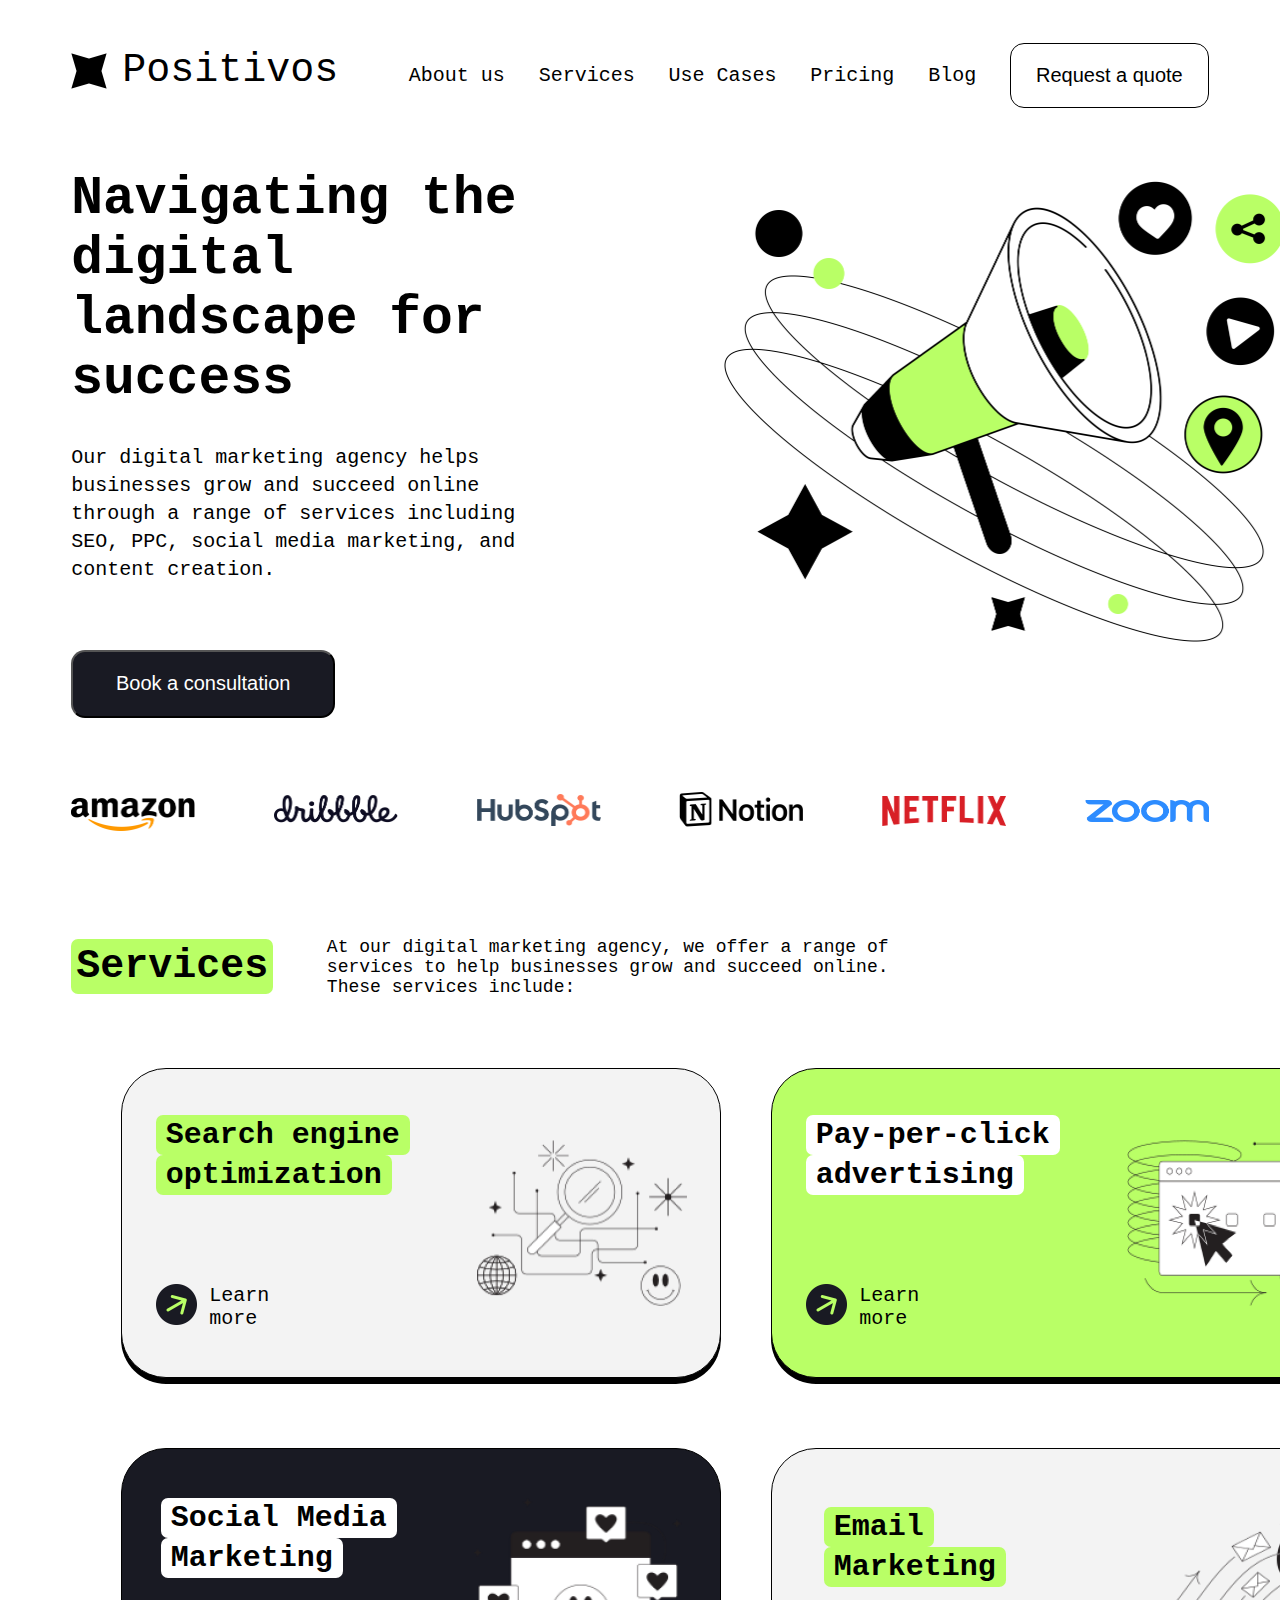
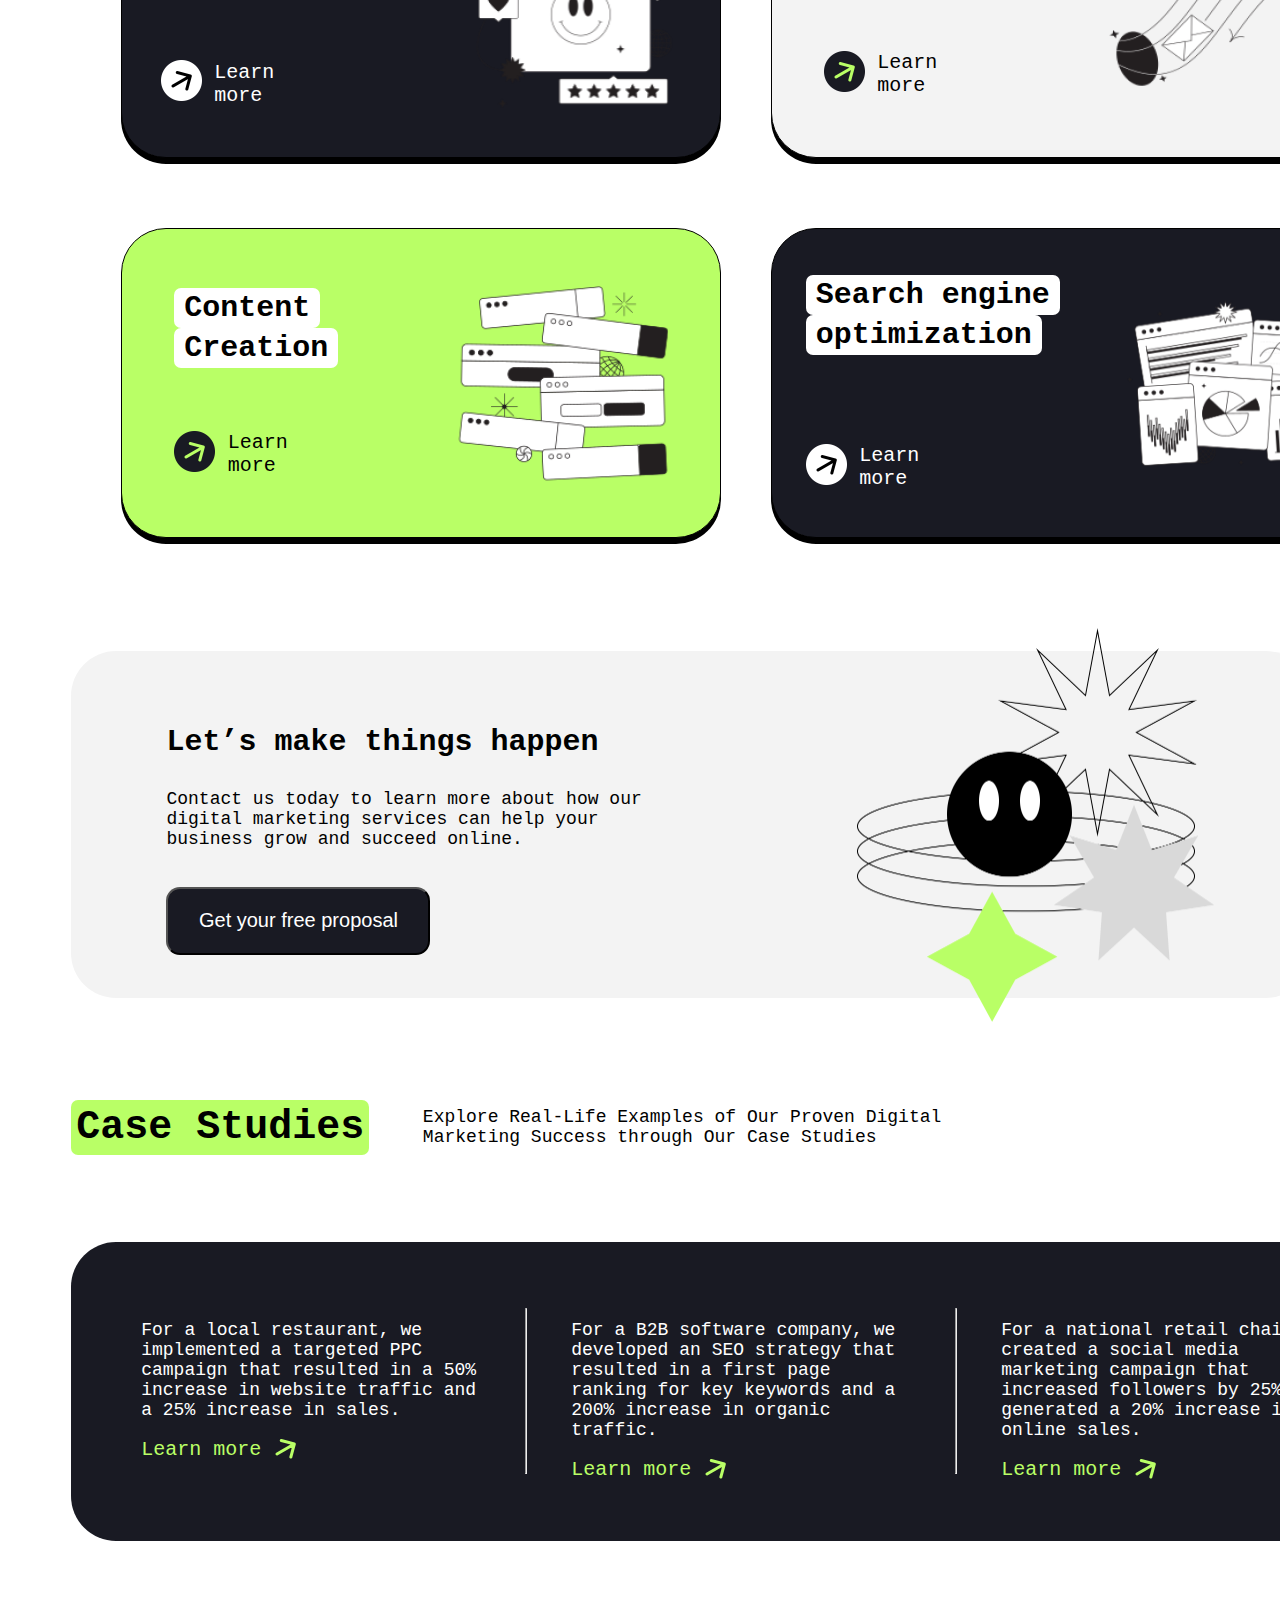
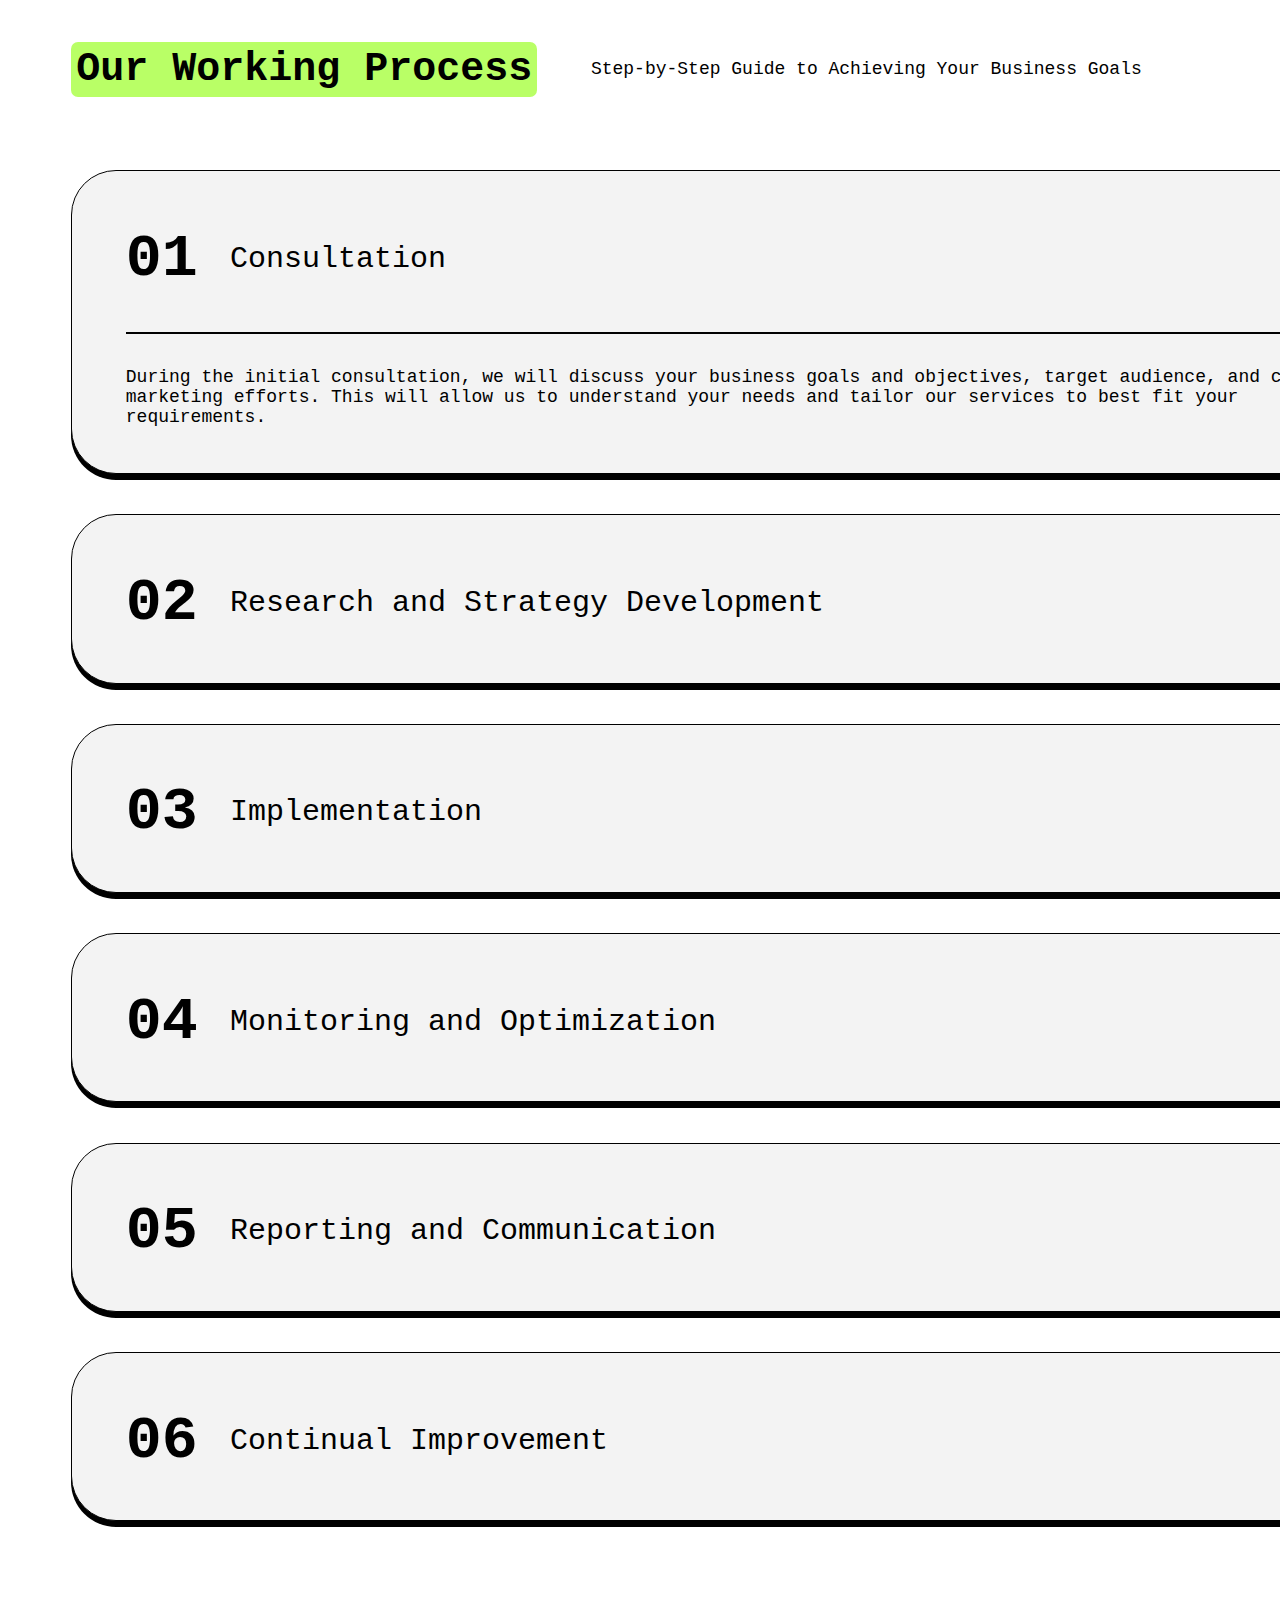
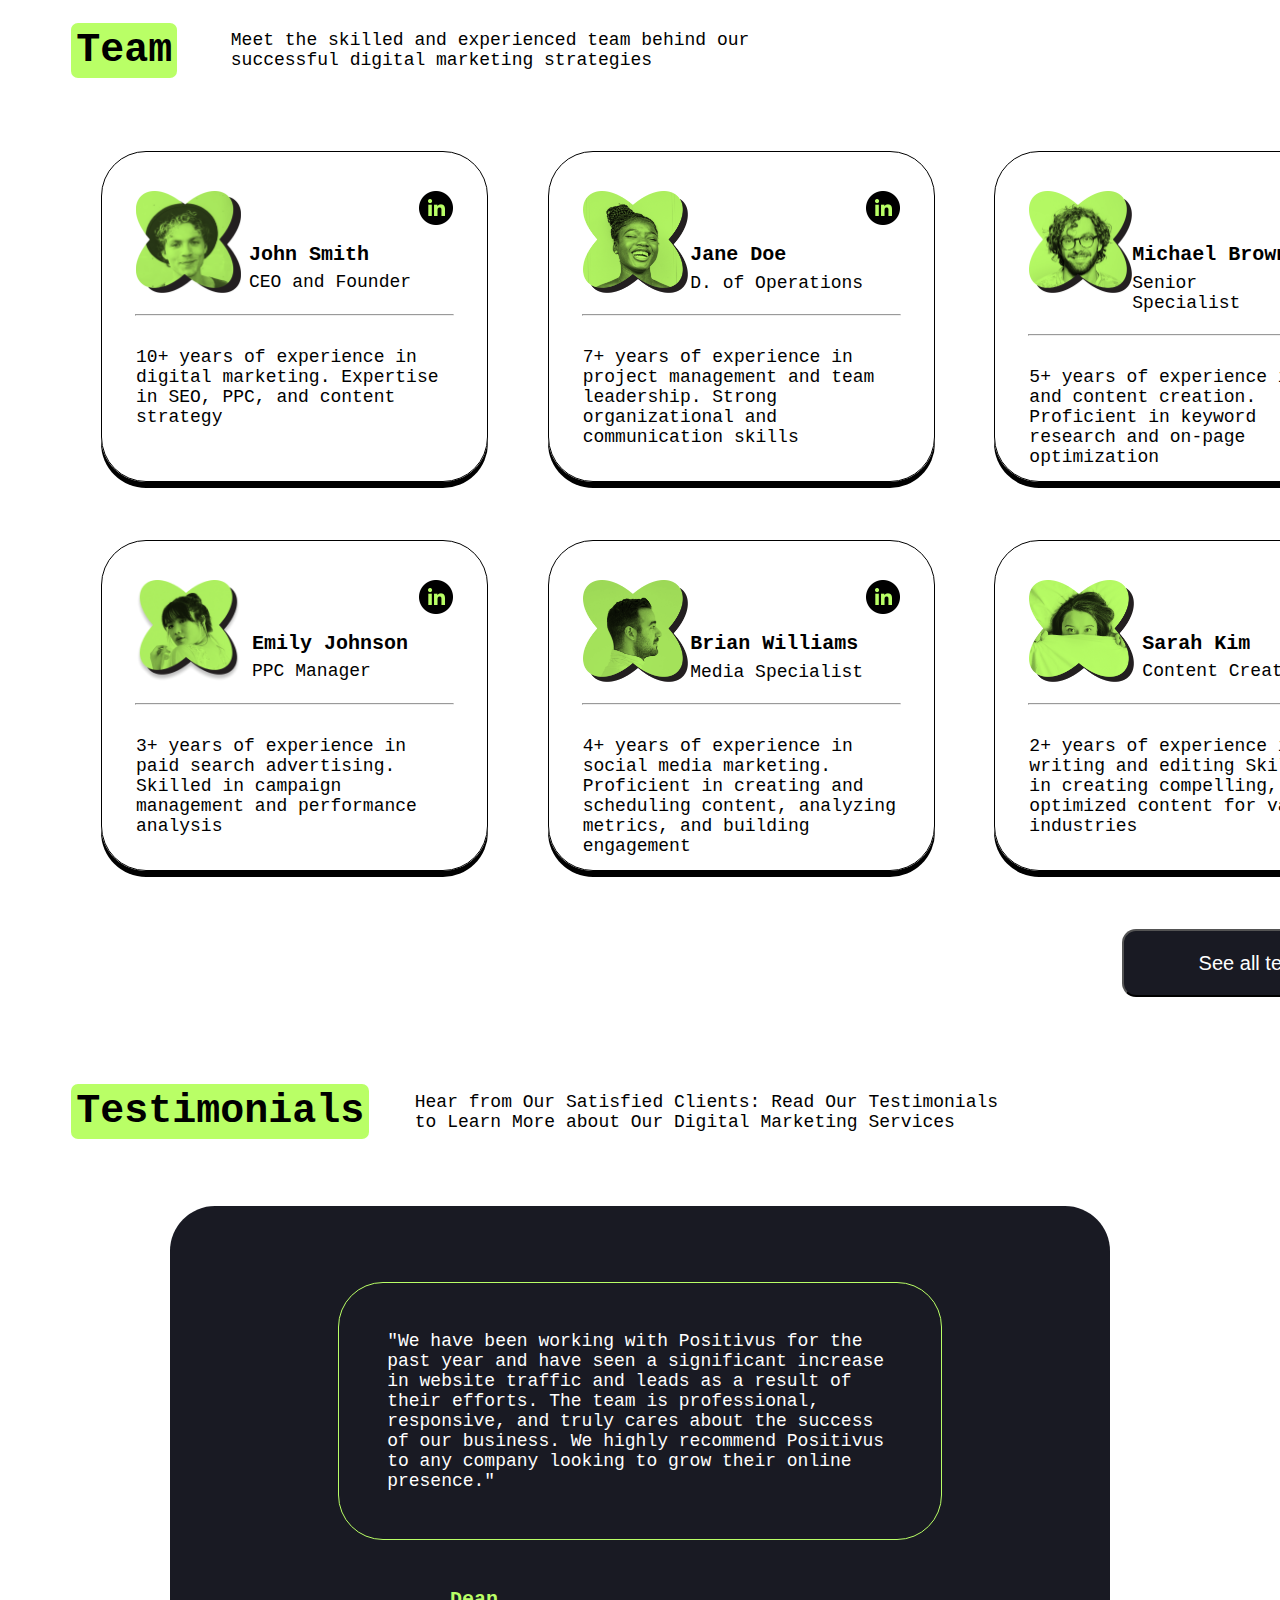
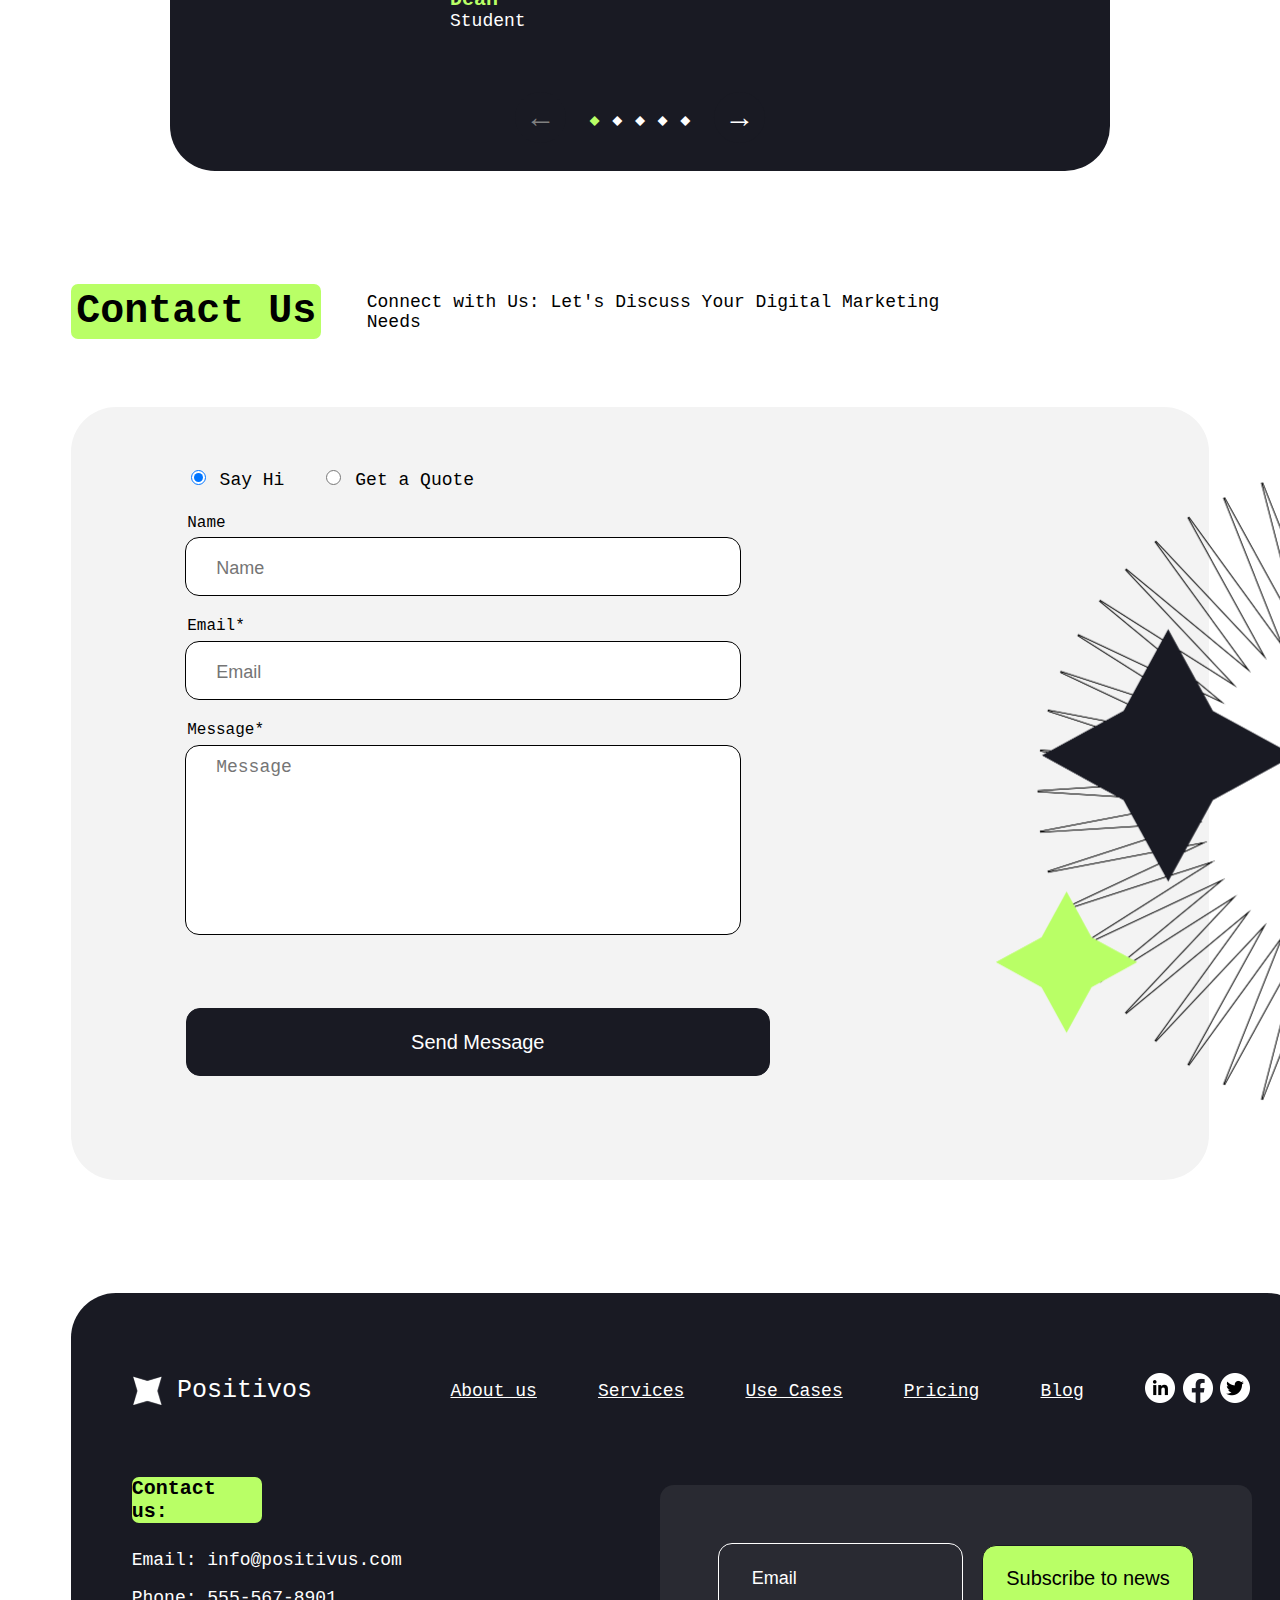
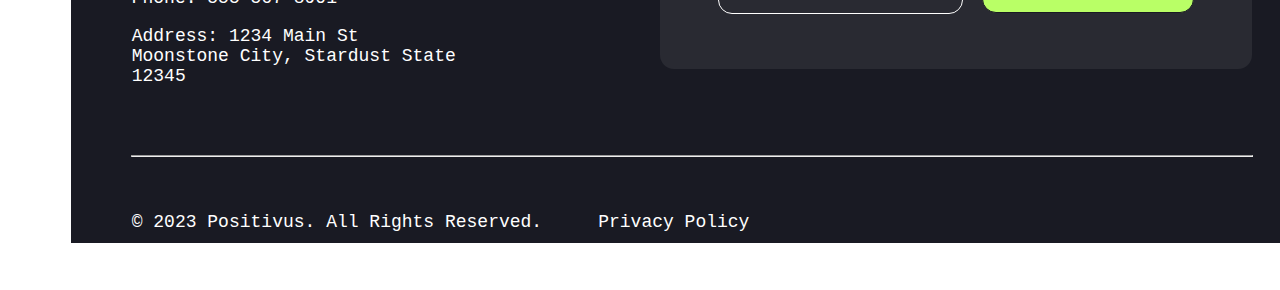
<file: index.html>
<!DOCTYPE html>
<html lang="en">
  <head>
    <meta charset="UTF-8" />
    <meta name="viewport" content="width=device-width, initial-scale=1.0" />
    <link rel="stylesheet" href="./src/css/style.css" />
    <link rel="shortcut icon" href="./img/IconLogo.png" type="image/x-icon" />
    <title>Positivos</title>
  </head>
  <body>
    <div id="wrapper">
      <header>
        <div id="block">
          <div class="siteName">
            <img src="./img/IconLogo.png" alt="#" width="36" height="36" />
            <p>Positivos</p>
          </div>
          <nav class="headerNav display">
            <span><a href="#team">About us</a></span>
            <span><a href="#services">Services</a></span>
            <span><a href="#caseStudies">Use Cases</a></span>
            <span><a href="#">Pricing</a></span>
            <span><a href="#">Blog</a></span>
            <!-- <form action=""></form> -->
            <a href="#contactUs"
              ><button class="Request">Request a quote</button></a
            >
          </nav>
          <div class="bx bx-menu">
            <span class="bx navBar"></span>
            <span class="bx navBar"></span>
            <span class="bx navBar"></span>
          </div>
        </div>
      </header>
      <main>
        <div id="greetings">
          <div class="greetingsText">
            <h1>Navigating the digital landscape for success</h1>
            <img src="./img/Illustration.png" alt="#" />
            <p>
              Our digital marketing agency helps businesses grow and succeed
              online through a range of services including SEO, PPC, social
              media marketing, and content creation.
            </p>
          </div>
          <a href="#"
            ><button class="consulBook">Book a consultation</button></a
          >
        </div>

        <div class="logo">
          <a href="#">
            <img src="./img/logo/amazon.png" alt="#" width="124" height="48" />
          </a>
          <a href="#">
            <img
              src="./img/logo/dribbble.png"
              alt="#"
              width="124"
              height="48"
            />
          </a>
          <a href="#">
            <img src="./img/logo/hubSpot.png" alt="#" width="124" height="48" />
          </a>
          <a href="#">
            <img src="./img/logo/notion.png" alt="#" width="124" height="48" />
          </a>
          <a href="#">
            <img src="./img/logo/netflix.png" alt="#" width="124" height="48" />
          </a>
          <a href="#">
            <img src="./img/logo/zoom.png" alt="#" width="124" height="48" />
          </a>
        </div>

        <div id="services">
          <div class="servicesHeader header">
            <h2>Services</h2>

            <p>
              At our digital marketing agency, we offer a range of services to
              help businesses grow and succeed online. These services include:
            </p>
          </div>

          <div class="servicesBlock">
            <div class="allblock">
              <div class="blockText">
                <h3>Search engine</h3>

                <h3>optimization</h3>

                <div class="blockLink">
                  <a href="#">
                    <img
                      src="./img/greenArrow.png"
                      alt="#"
                      width="41"
                      height="41"
                    />
                  </a>

                  <a class="lm" href="#"> Learn more </a>
                </div>
              </div>

              <img
                src="./img/tokyo-magnifier-web-search-with-elements 2.png"
                alt="#"
                width="210"
                height="166"
              />
            </div>

            <div class="allblock greenBlock">
              <div class="blockText">
                <h3>Pay-per-click</h3>

                <h3>advertising</h3>

                <div class="blockLink">
                  <a href="#">
                    <img
                      src="./img/greenArrow.png"
                      alt="#"
                      width="41"
                      height="41"
                    />
                  </a>

                  <a class="lm" href="#"> Learn more </a>
                </div>
              </div>

              <img
                src="./img/secondBlockImg.png"
                alt="#"
                width="210"
                height="166"
              />
            </div>

            <div class="allblock blackBlock">
              <div class="blockText">
                <h3>Social Media</h3>

                <h3>Marketing</h3>

                <div class="blockLink">
                  <a href="#">
                    <img
                      src="./img/blackArrow.png"
                      alt="#"
                      width="41"
                      height="41"
                    />
                  </a>

                  <a class="lm" href="#"> Learn more </a>
                </div>
              </div>

              <img src="./img/3blockImg.png" alt="#" width="208" height="210" />
            </div>

            <div class="allblock">
              <div class="blockText">
                <h3>Email</h3>

                <h3>Marketing</h3>

                <div class="blockLink">
                  <a href="#">
                    <img
                      src="./img/greenArrow.png"
                      alt="#"
                      width="41"
                      height="41"
                    />
                  </a>

                  <a class="lm" href="#"> Learn more </a>
                </div>
              </div>

              <img src="./img/4blockImg.png" alt="#" width="210" height="166" />
            </div>

            <div class="allblock greenBlock">
              <div class="blockText">
                <h3>Content</h3>

                <h3>Creation</h3>

                <div class="blockLink">
                  <a href="#">
                    <img
                      src="./img/greenArrow.png"
                      alt="#"
                      width="41"
                      height="41"
                    />
                  </a>

                  <a class="lm" href="#"> Learn more </a>
                </div>
              </div>

              <img src="./img/5blockImg.png" alt="#" width="210" height="196" />
            </div>

            <div class="allblock blackBlock">
              <div class="blockText">
                <h3>Search engine</h3>

                <h3>optimization</h3>

                <div class="blockLink">
                  <a href="#">
                    <img
                      src="./img/blackArrow.png"
                      alt="#"
                      width="41"
                      height="41"
                    />
                  </a>

                  <a class="lm" href="#"> Learn more </a>
                </div>
              </div>

              <img src="./img/6blockImg.png" alt="#" width="210" height="166" />
            </div>
          </div>
        </div>

        <div id="cta">
          <div class="ctaText">
            <h3>Let’s make things happen</h3>

            <p>
              Contact us today to learn more about how our digital marketing
              services can help your business grow and succeed online.
            </p>

            <button class="consulBook">Get your free proposal</button>
          </div>

          <img src="./img/Smile.png" alt="#" width="359" height="394" />
        </div>

        <div id="caseStudies">
          <div class="caseStudiesText header">
            <h2>Case Studies</h2>

            <p>
              Explore Real-Life Examples of Our Proven Digital Marketing Success
              through Our Case Studies
            </p>
          </div>

          <div class="caseStudiesBlock">
            <div>
              <p>
                For a local restaurant, we implemented a targeted PPC campaign
                that resulted in a 50% increase in website traffic and a 25%
                increase in sales.
              </p>

              <div class="link">
                <a href="#"> Learn more </a>

                <a href="#">
                  <svg
                    width="21"
                    height="20"
                    viewBox="0 0 21 20"
                    fill="none"
                    xmlns="http://www.w3.org/2000/svg"
                  >
                    <path
                      d="M1.25 13.701C0.532561 14.1152 0.286748 15.0326 0.700962 15.75C1.11518 16.4674 2.03256 16.7133 2.75 16.299L1.25 13.701ZM20.7694 5.38823C20.9838 4.58803 20.5089 3.76552 19.7087 3.55111L6.66874 0.0570541C5.86854 -0.157359 5.04603 0.317515 4.83162 1.11771C4.61721 1.91791 5.09208 2.74042 5.89228 2.95483L17.4834 6.06066L14.3776 17.6518C14.1631 18.452 14.638 19.2745 15.4382 19.4889C16.2384 19.7033 17.0609 19.2284 17.2753 18.4282L20.7694 5.38823ZM2.75 16.299L20.0705 6.29904L18.5705 3.70096L1.25 13.701L2.75 16.299Z"
                      fill="#B9FF66"
                    />
                  </svg>
                </a>
              </div>
            </div>

            <hr />

            <div>
              <div>
                <p>
                  For a B2B software company, we developed an SEO strategy that
                  resulted in a first page ranking for key keywords and a 200%
                  increase in organic traffic.
                </p>

                <div class="link">
                  <a href="#"> Learn more </a>

                  <a href="#">
                    <svg
                      width="21"
                      height="20"
                      viewBox="0 0 21 20"
                      fill="none"
                      xmlns="http://www.w3.org/2000/svg"
                    >
                      <path
                        d="M1.25 13.701C0.532561 14.1152 0.286748 15.0326 0.700962 15.75C1.11518 16.4674 2.03256 16.7133 2.75 16.299L1.25 13.701ZM20.7694 5.38823C20.9838 4.58803 20.5089 3.76552 19.7087 3.55111L6.66874 0.0570541C5.86854 -0.157359 5.04603 0.317515 4.83162 1.11771C4.61721 1.91791 5.09208 2.74042 5.89228 2.95483L17.4834 6.06066L14.3776 17.6518C14.1631 18.452 14.638 19.2745 15.4382 19.4889C16.2384 19.7033 17.0609 19.2284 17.2753 18.4282L20.7694 5.38823ZM2.75 16.299L20.0705 6.29904L18.5705 3.70096L1.25 13.701L2.75 16.299Z"
                        fill="#B9FF66"
                      />
                    </svg>
                  </a>
                </div>
              </div>
            </div>

            <hr />

            <div>
              <div>
                <p>
                  For a national retail chain, we created a social media
                  marketing campaign that increased followers by 25% and
                  generated a 20% increase in online sales.
                </p>

                <div class="link">
                  <a href="#"> Learn more </a>

                  <a href="#">
                    <svg
                      width="21"
                      height="20"
                      viewBox="0 0 21 20"
                      fill="none"
                      xmlns="http://www.w3.org/2000/svg"
                    >
                      <path
                        d="M1.25 13.701C0.532561 14.1152 0.286748 15.0326 0.700962 15.75C1.11518 16.4674 2.03256 16.7133 2.75 16.299L1.25 13.701ZM20.7694 5.38823C20.9838 4.58803 20.5089 3.76552 19.7087 3.55111L6.66874 0.0570541C5.86854 -0.157359 5.04603 0.317515 4.83162 1.11771C4.61721 1.91791 5.09208 2.74042 5.89228 2.95483L17.4834 6.06066L14.3776 17.6518C14.1631 18.452 14.638 19.2745 15.4382 19.4889C16.2384 19.7033 17.0609 19.2284 17.2753 18.4282L20.7694 5.38823ZM2.75 16.299L20.0705 6.29904L18.5705 3.70096L1.25 13.701L2.75 16.299Z"
                        fill="#B9FF66"
                      />
                    </svg>
                  </a>
                </div>
              </div>
            </div>
          </div>
        </div>

        <div id="owp">
          <div class="owpHead header">
            <h2>Our Working Process</h2>

            <p>Step-by-Step Guide to Achieving Your Business Goals</p>
          </div>

          <div class="owpMainBlock">
            <div class="owpBlock">
              <div class="owpBlockHead">
                <h1>01</h1>

                <p>Consultation</p>
              </div>

              <button class="plusMinus"><b>+</b></button>
            </div>

            <hr color="black" />

            <p>
              During the initial consultation, we will discuss your business
              goals and objectives, target audience, and current marketing
              efforts. This will allow us to understand your needs and tailor
              our services to best fit your requirements.
            </p>
          </div>

          <div class="owpMainBlock">
            <div class="owpBlock">
              <div class="owpBlockHead">
                <h1>02</h1>

                <p>Research and Strategy Development</p>
              </div>

              <button class="plusMinus"><b>+</b></button>
            </div>
          </div>

          <div class="owpMainBlock">
            <div class="owpBlock">
              <div class="owpBlockHead">
                <h1>03</h1>

                <p>Implementation</p>
              </div>

              <button class="plusMinus"><b>+</b></button>
            </div>
          </div>

          <div class="owpMainBlock">
            <div class="owpBlock">
              <div class="owpBlockHead">
                <h1>04</h1>

                <p>Monitoring and Optimization</p>
              </div>

              <button class="plusMinus"><b>+</b></button>
            </div>
          </div>

          <div class="owpMainBlock">
            <div class="owpBlock">
              <div class="owpBlockHead">
                <h1>05</h1>

                <p>Reporting and Communication</p>
              </div>

              <button class="plusMinus"><b>+</b></button>
            </div>
          </div>

          <div class="owpMainBlock">
            <div class="owpBlock">
              <div class="owpBlockHead">
                <h1>06</h1>

                <p>Continual Improvement</p>
              </div>

              <button class="plusMinus"><b>+</b></button>
            </div>
          </div>
        </div>

        <div id="team">
          <div class="header">
            <h2>Team</h2>

            <p>
              Meet the skilled and experienced team behind our successful
              digital marketing strategies
            </p>
          </div>

          <div class="teamBlock">
            <div class="worker">
              <div class="workerHead">
                <img src="./img/1face.png" alt="#" width="105" height="102" />
                <div class="workerHeadText">
                  <h4>John Smith</h4>
                  <p>CEO and Founder</p>
                </div>
                <img
                  src="./img/inPictures.png"
                  alt="#"
                  width="34"
                  height="34"
                />
              </div>

              <br />
              <hr />

              <p class="aboutWorker">
                10+ years of experience in digital marketing. Expertise in SEO,
                PPC, and content strategy
              </p>
            </div>

            <div class="worker">
              <div class="workerHead">
                <img src="./img/2face.png" alt="#" width="105" height="102" />
                <div class="workerHeadText">
                  <h4>Jane Doe</h4>
                  <p>D. of Operations</p>
                </div>
                <img
                  class="rightFloat"
                  src="./img/inPictures.png"
                  alt="#"
                  width="34"
                  height="34"
                />
              </div>

              <br />
              <hr />

              <p class="aboutWorker">
                7+ years of experience in project management and team
                leadership. Strong organizational and communication skills
              </p>
            </div>

            <div class="worker">
              <div class="workerHead">
                <img src="./img/3face.png" alt="#" width="105" height="102" />
                <div class="workerHeadText">
                  <h4>Michael Brown</h4>
                  <p>Senior Specialist</p>
                </div>
                <img
                  src="./img/inPictures.png"
                  alt="#"
                  width="34"
                  height="34"
                />
              </div>

              <br />
              <hr />

              <p class="aboutWorker">
                5+ years of experience in SEO and content creation. Proficient
                in keyword research and on-page optimization
              </p>
            </div>

            <div class="worker">
              <div class="workerHead">
                <img src="./img/4face.png" alt="#" width="105" height="102" />
                <div class="workerHeadText">
                  <h4>Emily Johnson</h4>
                  <p>PPC Manager</p>
                </div>
                <img
                  src="./img/inPictures.png"
                  alt="#"
                  width="34"
                  height="34"
                />
              </div>

              <br />
              <hr />

              <p class="aboutWorker">
                3+ years of experience in paid search advertising. Skilled in
                campaign management and performance analysis
              </p>
            </div>

            <div class="worker">
              <div class="workerHead">
                <img src="./img/5face.png" alt="#" width="105" height="102" />
                <div class="workerHeadText">
                  <h4>Brian Williams</h4>
                  <p>Media Specialist</p>
                </div>
                <img
                  src="./img/inPictures.png"
                  alt="#"
                  width="34"
                  height="34"
                />
              </div>

              <br />
              <hr />

              <p class="aboutWorker">
                4+ years of experience in social media marketing. Proficient in
                creating and scheduling content, analyzing metrics, and building
                engagement
              </p>
            </div>

            <div class="worker">
              <div class="workerHead">
                <img src="./img/6face.png" alt="#" width="105" height="102" />
                <div class="workerHeadText">
                  <h4>Sarah Kim</h4>
                  <p>Content Creator</p>
                </div>
                <img
                  src="./img/inPictures.png"
                  alt="#"
                  width="34"
                  height="34"
                />
              </div>

              <br />
              <hr />

              <p class="aboutWorker">
                2+ years of experience in writing and editing Skilled in
                creating compelling, SEO-optimized content for various
                industries
              </p>
            </div>

            <div class="worker hidden">
              <div class="workerHead">
                <img src="./img/6face.png" alt="#" width="105" height="102" />
                <div class="workerHeadText">
                  <h4>Sarah Kim</h4>
                  <p>Content Creator</p>
                </div>
                <img
                  src="./img/inPictures.png"
                  alt="#"
                  width="34"
                  height="34"
                />
              </div>

              <br />
              <hr />

              <p class="aboutWorker">
                2+ years of experience in writing and editing Skilled in
                creating compelling, SEO-optimized content for various
                industries
              </p>
            </div>

            <div class="worker hidden">
              <div class="workerHead">
                <img src="./img/6face.png" alt="#" width="105" height="102" />
                <div class="workerHeadText">
                  <h4>Sarah Kim</h4>
                  <p>Content Creator</p>
                </div>
                <img
                  src="./img/inPictures.png"
                  alt="#"
                  width="34"
                  height="34"
                />
              </div>

              <br />
              <hr />

              <p class="aboutWorker">
                2+ years of experience in writing and editing Skilled in
                creating compelling, SEO-optimized content for various
                industries
              </p>
            </div>
            <div class="worker hidden">
              <div class="workerHead">
                <img src="./img/6face.png" alt="#" width="105" height="102" />
                <div class="workerHeadText">
                  <h4>Sarah Kim</h4>
                  <p>Content Creator</p>
                </div>
                <img
                  src="./img/inPictures.png"
                  alt="#"
                  width="34"
                  height="34"
                />
              </div>

              <br />
              <hr />

              <p class="aboutWorker">
                2+ years of experience in writing and editing Skilled in
                creating compelling, SEO-optimized content for various
                industries
              </p>
            </div>
          </div>

          <div class="hidBut">
            <button class="consulBook">See all team</button>
          </div>
        </div>

        <div id="testimonials">
          <div class="caseStudiesText header">
            <h2>Testimonials</h2>

            <p>
              Hear from Our Satisfied Clients: Read Our Testimonials to Learn
              More about Our Digital Marketing Services
            </p>
          </div>

          <div class="testimonialsBlock">
            <div class="testComents">
              <div class="testComentsText">
                <p>
                  "We have been working with Positivus for the past year and
                  have seen a significant increase in website traffic and leads
                  as a result of their efforts. The team is professional,
                  responsive, and truly cares about the success of our business.
                  We highly recommend Positivus to any company looking to grow
                  their online presence."
                </p>
              </div>

              <div class="comentAutor">
                <h4></h4>
                <p></p>
              </div>

              <div class="navArrow">
                <button class="leftArrow arrows">←</button>

                <div class="navStar">
                  <h3 class="star selectedStar">◈</h3>
                  <h3 class="star">◈</h3>
                  <h3 class="star">◈</h3>
                  <h3 class="star">◈</h3>
                  <h3 class="star">◈</h3>
                </div>

                <button class="rightArrow arrows">→</button>
              </div>
            </div>
          </div>
        </div>

        <div id="contactUs">
          <div class="caseStudiesText header">
            <h2>Contact Us</h2>

            <p>Connect with Us: Let's Discuss Your Digital Marketing Needs</p>
          </div>

          <div class="messageBlock">
            <form>
              <label>
                <input type="radio" name="messageType" checked />
                Say Hi
              </label>
              <label>
                <input type="radio" name="messageType" />
                Get a Quote
              </label>

              <fieldset>
                <legend>Name</legend>
                <input class="info" type="text" placeholder="Name" />
              </fieldset>

              <fieldset>
                <legend>Email*</legend>
                <input class="info" type="email" placeholder="Email" />
              </fieldset>

              <fieldset>
                <legend>Message*</legend>
                <textarea class="message" placeholder="Message"></textarea>
              </fieldset>

              <input type="submit" value="Send Message" class="consulBook" />
            </form>

            <img src="./img/messageStar.png" alt="#" width="691" height="648" />
          </div>
        </div>
      </main>
      <footer>
        <div class="footerNav">
          <div id="block">
            <div class="siteName">
              <img
                src="./img/whiteSiteLogo.png"
                alt="#"
                width="29"
                height="29"
              />
              <p>Positivos</p>
            </div>
            <nav class="footerNav">
              <a href="#team">About us</a>
              <a href="#services">Services</a>
              <a href="#caseStudies">Use Cases</a>
              <a href="#">Pricing</a>
              <a href="#">Blog</a>

              <div class="logoMessanger">
                <a href="#"
                  ><img
                    src="./img/logo/blackIn.png"
                    alt="#"
                    width="30"
                    height="30"
                /></a>
                <a href="#"
                  ><img
                    src="./img/logo/facebook.png"
                    alt="#"
                    width="30"
                    height="30"
                /></a>
                <a href="#"
                  ><img
                    src="./img/logo/twitter.png"
                    alt="#"
                    width="30"
                    height="30"
                /></a>
              </div>
            </nav>
          </div>

          <div class="frame">
            <div class="contactInfo">
              <h4>Contact us:</h4>

              <p>Email: info@positivus.com</p>

              <p>Phone: 555-567-8901</p>

              <p>
                Address: 1234 Main St <br />
                Moonstone City, Stardust State 12345
              </p>
            </div>

            <div class="subscribe">
              <form>
                <input type="text" value="Email" />
                <input type="submit" value="Subscribe to news" />
              </form>
            </div>
          </div>
        </div>

        <br />
        <br />
        <br />
        <hr />

        <div class="end">
          <p>© 2023 Positivus. All Rights Reserved.</p>

          <p>Privacy Policy</p>
        </div>
      </footer>
    </div>

    <script src="./src/js/script.js"></script>
  </body>
</html>
</file>
<file: src/css/style.css>
body {
  overflow-x: hidden;
}

#wrapper {
  width: 90%;
  margin: 0 auto;
  font-family: monospace;
}

/* Навигация сайта */

main {
  width: 100%;
  margin: 0 auto;
}

header #block {
  display: flex;
  justify-content: space-between;
}

.siteName {
  display: flex;
  align-items: center;
}

.siteName img,
.siteName p {
  margin-right: 15px;
  font-size: 40px;
  padding: 0;
}

.headerNav {
  margin: auto 0;
  display: flex;
  width: 800px;
  justify-content: space-between;
  align-items: center;
  padding-top: 10px;
}

.headerNav a {
  font-size: 20px;
  text-decoration: none;
  color: black;
}

.headerNav a:active,
.headerNav button.Request:active,
.consulBook:active {
  transform: scale(0.98);
}

.headerNav button.Request {
  font-size: 20px;
  padding: 20px 25px;
  border-radius: 14px;
  background-color: white;
  border: 1px solid black;
}

.bx.bx-menu {
  display: none;
}

@media only screen and (min-device-width: 320px) and (max-device-width: 480px) {
  main {
    width: 100%;
    margin: 0 auto;
  }

  .bx.bx-menu {
    display: flex;
    flex-direction: column;
    justify-content: space-between;
    padding-top: 0;
    width: 20px;
    height: 15px;
  }

  .bx.navBar {
    border: 1px solid black;
  }

  header #block {
    display: flex;
    justify-content: space-between;
    align-items: center;
    width: 100%;
    margin: 0 auto;
  }

  .headerNav {
    position: absolute;
    top: 11%;
    left: 35%;
    padding: 1rem;
    margin: auto 0;
    display: block;
    width: 50%;
    border: 1px solid black;
    border-radius: 20px;
    z-index: 1;
    background-color: white;
  }

  .display {
    display: none;
  }

  .headerNav a {
    font-size: 16px;
  }
  .headerNav span {
    display: block;
    margin: 20px;
  }
  .headerNav button.Request {
    font-size: 16px;
    padding: 10px 15px;
    border-radius: 14px;
    background-color: white;
    border: 1px solid black;
  }
  .siteName {
    display: flex;
    align-items: center;
  }

  .siteName img,
  .siteName p {
    margin-right: 15px;
    font-size: 20px;
    padding: 0;
  }
}

@media only screen and (min-device-width: 481px) and (max-device-width: 768px) {
  main {
    width: 100%;
    margin: 0 auto;
  }

  .bx.bx-menu {
    display: flex;
    flex-direction: column;
    justify-content: space-between;
    padding-top: 0;
    width: 20px;
    height: 15px;
  }

  .bx.navBar {
    border: 1px solid black;
  }

  header #block {
    display: flex;
    justify-content: space-between;
    align-items: center;
    width: 100%;
    margin: 0 auto;
  }

  .headerNav {
    position: absolute;
    top: 11%;
    left: 55%;
    padding: 1rem;
    margin: auto 0;
    display: block;
    width: 30%;
    border: 1px solid black;
    border-radius: 20px;
    z-index: 1;
    background-color: white;
  }

  .display {
    display: none;
  }

  .headerNav a {
    font-size: 16px;
  }
  .headerNav span {
    display: block;
    margin: 20px;
  }
  .headerNav button.Request {
    font-size: 16px;
    padding: 10px 15px;
    border-radius: 14px;
    background-color: white;
    border: 1px solid black;
  }
  .siteName {
    display: flex;
    align-items: center;
  }

  .siteName img,
  .siteName p {
    margin-right: 15px;
    font-size: 20px;
    padding: 0;
  }
}

@media only screen and (min-device-width: 1025px) and (max-device-width: 1200px) {
  main {
    width: 100%;
    margin: 0 auto;
  }

  header #block {
    display: flex;
    justify-content: space-between;
  }

  .siteName {
    display: flex;
    align-items: center;
  }

  .siteName img,
  .siteName p {
    margin-right: 15px;
    font-size: 40px;
    padding: 0;
  }

  .headerNav {
    margin: auto 0;
    display: flex;
    width: 70%;
    justify-content: space-between;
    align-items: center;
    padding-top: 10px;
  }

  .headerNav a {
    font-size: 18px;
    text-decoration: none;
    color: black;
  }

  .headerNav a:active,
  .headerNav button.Request:active,
  .consulBook:active {
    transform: scale(0.98);
  }

  .headerNav button.Request {
    font-size: 20px;
    padding: 20px 25px;
    border-radius: 14px;
    background-color: white;
    border: 1px solid black;
  }

  .bx.bx-menu {
    display: none;
  }
}

/* first part of the site */

#greetings {
  position: relative;
  margin-top: 3%;
  /* display: flex; */
  /* justify-content: space-between; */
}

#greetings img {
  left: 55%;
  top: 0;
  position: absolute;
  float: right;
  width: 600px;
  height: 515px;
}

.greetingsText {
  width: 531px;
}

.greetingsText h1 {
  font-size: 53px;
  font-weight: medium;
}

.greetingsText p {
  font-size: 20px;
  line-height: 28px;
  width: 498px;
}

.consulBook {
  width: 264px;
  height: 68px;
  color: white;
  background-color: #191a23;
  border-radius: 14px;
  font-size: 20px;
  margin-top: 4%;
}

.logo {
  margin-top: 6%;
  display: flex;
  justify-content: space-between;
}

.logo a {
  text-decoration: none;
}

@media only screen and (min-device-width: 1025px) and (max-device-width: 1200px) {
  #greetings {
    position: relative;
    margin-top: 3%;
    /* display: flex; */
    /* justify-content: space-between; */
  }

  #greetings img {
    left: 53%;
    top: 0;
    position: absolute;
    float: right;
    width: 480px;
    height: 385px;
  }

  .greetingsText {
    width: 490px;
  }

  .greetingsText h1 {
    font-size: 43px;
    font-weight: medium;
  }

  .greetingsText p {
    font-size: 18px;
    line-height: 28px;
    width: 498px;
  }

  .consulBook {
    width: 264px;
    height: 68px;
    color: white;
    background-color: #191a23;
    border-radius: 14px;
    font-size: 20px;
    margin-top: 4%;
  }

  .logo {
    margin-top: 6%;
    display: flex;
    justify-content: space-between;
  }

  .logo a {
    text-decoration: none;
  }
}

@media only screen and (min-device-width: 320px) and (max-device-width: 480px) {
  #greetings {
    margin-top: 3%;
    display: block;
  }

  #greetings img {
    position: static;
    width: 280px;
    height: 230px;
  }

  .greetingsText {
    width: 100%;
  }

  .greetingsText h1 {
    /* width: 390px; */
    font-size: 24px;
    font-weight: medium;
  }

  .greetingsText p {
    font-size: 12px;
    line-height: 17px;
    width: 80%;
  }

  .consulBook {
    width: 100%;
    height: 68px;
    color: white;
    background-color: #191a23;
    border-radius: 14px;
    font-size: 20px;
    margin-top: 4%;
  }

  .logo {
    margin-top: 6%;
    display: grid;
    grid-template-columns: repeat(3, 1fr);
    grid-template-rows: repeat(2, 1fr);
  }

  .logo img {
    width: 90px;
    height: 28px;
  }

  .logo a {
    text-decoration: none;
  }
}

@media only screen and (min-device-width: 481px) and (max-device-width: 768px) {
  #greetings {
    margin-top: 3%;
    display: block;
  }

  #greetings img {
    position: static;
    width: 280px;
    height: 230px;
  }

  .greetingsText {
    width: 100%;
  }

  .greetingsText h1 {
    /* width: 390px; */
    font-size: 24px;
    font-weight: medium;
  }

  .greetingsText p {
    font-size: 12px;
    line-height: 17px;
    width: 80%;
  }

  .consulBook {
    width: 100%;
    height: 68px;
    color: white;
    background-color: #191a23;
    border-radius: 14px;
    font-size: 20px;
    margin-top: 4%;
  }

  .logo {
    margin-top: 6%;
    display: grid;
    grid-template-columns: repeat(3, 1fr);
    grid-template-rows: repeat(2, 1fr);
    justify-items: center;
  }

  .logo img {
    width: 90px;
    height: 28px;
  }

  .logo a {
    text-decoration: none;
  }
}

/* second part of the site */

#services {
  margin: 0 auto;
  margin-top: 6%;
  width: 1340px;
}

.allblock {
  display: flex;
  width: 600px;
  height: 310px;
  box-sizing: border-box;
  background-color: #f3f3f3;
  border: 1px solid black;
  border-radius: 45px;
  justify-content: space-around;
  align-items: center;
  box-shadow: 0 6px 0 black;
}

.blockText h3 {
  font-size: 30px;
  background-color: #b9ff66;
  margin: 0;
  padding: 3px 10px;
  border-radius: 7px;
  width: max-content;
}

.blockLink {
  margin-top: 35%;
  display: flex;
  align-items: center;
  width: 180px;
}

.blockLink a {
  text-decoration: none;
  color: black;
  font-size: 20px;
  margin-right: 7%;
}

.servicesBlock {
  display: grid;
  grid-template-columns: 1fr 1fr;
  margin: 0 auto;
  justify-items: center;
  gap: 50px;
  row-gap: 70px;
  width: 1240px;
}

.greenBlock {
  background-color: #b9ff66;
}

.greenBlock h3,
.blackBlock h3 {
  background-color: white;
}

.blackBlock {
  background-color: #191a23;
}

.blackBlock a {
  color: white;
}

@media only screen and (min-device-width: 1025px) and (max-device-width: 1200px) {
  #services {
    margin: 0 auto;
    margin-top: 6%;
    width: 100%;
  }

  .allblock {
    display: flex;
    width: 450px;
    height: 310px;
    box-sizing: border-box;
    background-color: #f3f3f3;
    border: 1px solid black;
    border-radius: 45px;
    justify-content: space-around;
    align-items: center;
    box-shadow: 0 6px 0 black;
  }

  .blockText h3 {
    font-size: 30px;
    background-color: #b9ff66;
    margin: 0;
    padding: 3px 10px;
    border-radius: 7px;
    width: max-content;
  }

  .blockLink {
    margin-top: 35%;
    display: flex;
    align-items: center;
    width: 180px;
  }

  .blockLink a {
    text-decoration: none;
    color: black;
    font-size: 20px;
    margin-right: 7%;
  }

  .servicesBlock {
    display: grid;
    grid-template-columns: 1fr 1fr;
    margin: 0 auto;
    justify-items: center;
    gap: 0px;
    row-gap: 70px;
    width: 100%;
  }

  .greenBlock {
    background-color: #b9ff66;
  }

  .greenBlock h3,
  .blackBlock h3 {
    background-color: white;
  }

  .blackBlock {
    background-color: #191a23;
  }

  .blackBlock a {
    color: white;
  }
}

@media only screen and (min-device-width: 320px) and (max-device-width: 480px) {
  #services {
    margin: 0 auto;
    margin-top: 6%;
    width: 100%;
  }

  .allblock {
    position: relative;
    display: block;
    width: 100%;
    height: 250px;
    box-sizing: border-box;
    background-color: #f3f3f3;
    border: 1px solid black;
    border-radius: 45px;
    box-shadow: 0 6px 0 black;
    margin-bottom: 2rem;
  }

  .blockText {
    width: 100px;
    margin-top: 2rem;
    margin-left: 2rem;
  }

  .blockText h3 {
    font-size: 20px;
    background-color: #b9ff66;
    margin: 0;
    padding: 3px 10px;
    border-radius: 7px;
    width: max-content;
  }

  .blockLink {
    margin-top: 50%;
    display: flex;
    align-items: center;
    width: 180px;
  }

  .lm {
    display: none;
  }

  .blockLink a {
    text-decoration: none;
    color: black;
    font-size: 20px;
    margin-right: 7%;
  }

  .servicesBlock {
    width: 100%;
    display: block;
    margin: 0 auto;
    justify-items: center;
  }

  .servicesBlock img {
    width: 100px;
    height: 100px;
    position: absolute;
    left: 50%;
    top: 50%;
  }

  .blockLink img {
    position: static;
    width: 41px;
    height: 41px;
  }

  .greenBlock {
    background-color: #b9ff66;
  }

  .greenBlock h3,
  .blackBlock h3 {
    background-color: white;
  }

  .blackBlock {
    background-color: #191a23;
  }

  .blackBlock a {
    color: white;
  }
}

@media only screen and (min-device-width: 481px) and (max-device-width: 768px) {
  #services {
    margin: 0 auto;
    margin-top: 6%;
    width: 100%;
  }

  .allblock {
    position: relative;
    display: block;
    width: 100%;
    height: 250px;
    box-sizing: border-box;
    background-color: #f3f3f3;
    border: 1px solid black;
    border-radius: 45px;
    box-shadow: 0 6px 0 black;
    margin-bottom: 2rem;
  }

  .blockText {
    width: 100px;
    margin-top: 2rem;
    margin-left: 2rem;
  }

  .blockText h3 {
    font-size: 20px;
    background-color: #b9ff66;
    margin: 0;
    padding: 3px 10px;
    border-radius: 7px;
    width: max-content;
  }

  .blockLink {
    margin-top: 50%;
    display: flex;
    align-items: center;
    width: 180px;
  }

  .lm {
    display: none;
  }

  .blockLink a {
    text-decoration: none;
    color: black;
    font-size: 20px;
    margin-right: 7%;
  }

  .servicesBlock {
    width: 100%;
    display: block;
    margin: 0 auto;
    justify-items: center;
  }

  .servicesBlock img {
    width: 100px;
    height: 100px;
    position: absolute;
    left: 50%;
    top: 50%;
  }

  .blockLink img {
    position: static;
    width: 41px;
    height: 41px;
  }

  .greenBlock {
    background-color: #b9ff66;
  }

  .greenBlock h3,
  .blackBlock h3 {
    background-color: white;
  }

  .blackBlock {
    background-color: #191a23;
  }

  .blackBlock a {
    color: white;
  }
}

/* third part of the site */

#cta {
  display: flex;
  justify-content: space-around;
  align-items: center;
  background-color: #f3f3f3;
  border-radius: 45px;
  height: 347px;
  width: 1240px;
  margin: 0 auto;
  margin-top: 10%;
}

.ctaText {
  width: 500px;
}

.ctaText h3 {
  font-size: 30px;
}

.ctaText p {
  font-size: 18px;
}

#caseStudies,
#owp,
#team {
  width: 1340px;
  margin: 0 auto;
  margin-top: 6%;
}

@media only screen and (min-device-width: 1025px) and (max-device-width: 1200px) {
  #cta {
    display: flex;
    justify-content: space-around;
    align-items: center;
    background-color: #f3f3f3;
    border-radius: 45px;
    height: 347px;
    width: 100%;
    margin: 0 auto;
    margin-top: 10%;
  }

  .ctaText {
    width: 400px;
  }

  .ctaText h3 {
    font-size: 30px;
  }

  .ctaText p {
    font-size: 18px;
  }

  #caseStudies,
  #owp,
  #team {
    width: 100%;
    margin: 0 auto;
    margin-top: 6%;
  }
}

@media only screen and (min-device-width: 320px) and (max-device-width: 480px) {
  #cta {
    background-color: #f3f3f3;
    border-radius: 45px;
    height: 347px;
    width: 100%;
    margin: 0 auto;
    margin-top: 10%;
    text-align: center;
  }

  #cta button {
    font-size: 18px;
    width: 100%;
  }

  .ctaText {
    width: 80%;
  }

  .ctaText h3 {
    text-align: start;
    font-size: 20px;
  }

  .ctaText p {
    font-size: 15px;
    text-align: start;
  }

  #caseStudies,
  #owp,
  #team {
    width: 100%;
    margin: 0 auto;
    margin-top: 6%;
  }

  #cta img {
    display: none;
  }
}

@media only screen and (min-device-width: 481px) and (max-device-width: 768px) {
  #cta {
    background-color: #f3f3f3;
    border-radius: 45px;
    height: 347px;
    width: 100%;
    margin: 0 auto;
    margin-top: 10%;
    text-align: center;
  }

  #cta button {
    font-size: 18px;
    width: 100%;
  }

  .ctaText {
    width: 80%;
  }

  .ctaText h3 {
    text-align: start;
    font-size: 20px;
  }

  .ctaText p {
    font-size: 15px;
    text-align: start;
  }

  #caseStudies,
  #owp,
  #team {
    width: 100%;
    margin: 0 auto;
    margin-top: 6%;
  }

  #cta img {
    display: none;
  }
}

/* header */

.header {
  display: flex;
  align-items: center;
  margin-bottom: 3%;
}

.header h2 {
  font-size: 40px;
  background-color: #b9ff66;
  border-radius: 7px;
  padding: 5px;
  margin-right: 4%;
  width: auto;
}

.header p {
  width: 600px;
  font-size: 18px;
}

@media only screen and (min-device-width: 1025px) and (max-device-width: 1200px) {
  .header {
    display: flex;
    align-items: center;
    margin-bottom: 3%;
  }

  .header h2 {
    font-size: 25px;
    background-color: #b9ff66;
    border-radius: 7px;
    padding: 5px;
    margin-right: 4%;
  }

  .header p {
    width: 600px;
    font-size: 18px;
  }
}

@media only screen and (min-device-width: 320px) and (max-device-width: 480px) {
  .header {
    display: block;
    align-items: center;
    margin-bottom: 3%;
  }

  .header h2 {
    text-align: center;
    font-size: 30px;
    margin-right: 3%;
    background-color: #b9ff66;
    border-radius: 7px;
    padding: 5px;
  }

  .header p {
    text-align: center;
    width: 100%;
    font-size: 12px;
  }
}

@media only screen and (min-device-width: 481px) and (max-device-width: 768px) {
  .header {
    display: block;
    align-items: center;
    margin-bottom: 3%;
  }

  .header h2 {
    text-align: center;
    font-size: 30px;
    margin-right: 3%;
    background-color: #b9ff66;
    border-radius: 7px;
    padding: 5px;
  }

  .header p {
    text-align: center;
    width: 100%;
    font-size: 12px;
  }
}

/* header */

.caseStudiesBlock {
  margin-top: 4%;
  background-color: #191a23;
  display: flex;
  justify-content: space-between;
  padding: 60px 70px;
  border-radius: 45px;
}

.caseStudiesBlock div {
  width: 340px;
}

.caseStudiesBlock div p {
  font-size: 18px;
  color: white;
}

.link a {
  color: #b9ff66;
  margin-right: 4%;
  text-decoration: none;
  font-size: 20px;
}

.link {
  display: flex;
  align-items: center;
}

.link svg {
  display: flex;
  align-items: center;
}

@media only screen and (min-device-width: 1025px) and (max-device-width: 1200px) {
  .caseStudiesBlock {
    margin-top: 4%;
    background-color: #191a23;
    display: flex;
    justify-content: space-between;
    padding: 40px 50px;
    border-radius: 45px;
  }

  .caseStudiesBlock div {
    width: 200px;
  }

  .caseStudiesBlock div p {
    font-size: 18px;
    color: white;
  }

  .link a {
    color: #b9ff66;
    margin-right: 4%;
    text-decoration: none;
    font-size: 20px;
  }

  .link {
    display: flex;
    align-items: center;
  }

  .link svg {
    display: flex;
    align-items: center;
  }
}

@media only screen and (min-device-width: 320px) and (max-device-width: 480px) {
  .caseStudiesBlock {
    margin-top: 4%;
    background-color: #191a23;
    display: block;
    /* justify-content: space-between; */
    padding: 30px 40px;
    border-radius: 45px;
  }

  .caseStudiesBlock div {
    width: 100%;
    margin-top: 1.5rem;
  }

  .caseStudiesBlock div p {
    font-size: 12px;
    color: white;
  }

  .link a {
    color: #b9ff66;
    margin-right: 4%;
    text-decoration: none;
    font-size: 14px;
  }

  .link {
    display: flex;
    align-items: center;
  }

  .link svg {
    display: flex;
    align-items: center;
  }
}

@media only screen and (min-device-width: 481px) and (max-device-width: 768px) {
  .caseStudiesBlock {
    margin-top: 4%;
    background-color: #191a23;
    display: block;
    /* justify-content: space-between; */
    padding: 30px 40px;
    border-radius: 45px;
  }

  .caseStudiesBlock div {
    width: 100%;
    margin-top: 1.5rem;
  }

  .caseStudiesBlock div p {
    font-size: 12px;
    color: white;
  }

  .link a {
    color: #b9ff66;
    margin-right: 4%;
    text-decoration: none;
    font-size: 14px;
  }

  .link {
    display: flex;
    align-items: center;
  }

  .link svg {
    display: flex;
    align-items: center;
  }
}

/* our working prosess */

.owpBlock {
  display: flex;
  justify-content: space-between;
  padding-bottom: 1%;
}

.owpMainBlock {
  padding: 1% 4%;
  border-radius: 45px;
  border: 1px solid black;
  box-shadow: 0 6px 0 black;
  margin-bottom: 3%;
  background-color: #f3f3f3;
}

.owpMainBlock p {
  padding: 15px 0;
  font-size: 18px;
}

.coloredGreen {
  background-color: #b9ff66;
}

.owpBlockHead {
  display: flex;
  align-items: center;
}

.owpBlockHead h1 {
  font-size: 60px;
  margin-right: 3%;
  margin-bottom: 20px;
}

.owpBlockHead p {
  font-size: 30px;
  width: 1000px;
  margin-bottom: 10px;
}

.plusMinus {
  width: 58px;
  height: 58px;
  border-radius: 100%;
  border: 1px solid black;
  background-color: #f3f3f3;
  margin: auto 0;
  font-size: 35px;
}

@media only screen and (min-device-width: 1025px) and (max-device-width: 1200px) {
  .owpBlock {
    display: flex;
    justify-content: space-between;
    padding-bottom: 1%;
  }

  .owpMainBlock {
    padding: 1% 4%;
    border-radius: 45px;
    border: 1px solid black;
    box-shadow: 0 6px 0 black;
    margin-bottom: 3%;
    background-color: #f3f3f3;
  }

  .owpMainBlock p {
    padding: 15px 0;
    font-size: 18px;
  }

  .coloredGreen {
    background-color: #b9ff66;
  }

  .owpBlockHead {
    display: flex;
    align-items: center;
  }

  .owpBlockHead h1 {
    font-size: 50px;
    margin-right: 7%;
    margin-bottom: 20px;
  }

  .owpBlockHead p {
    font-size: 25px;
    width: 500px;
    margin-bottom: 10px;
  }

  .plusMinus {
    width: 58px;
    height: 58px;
    border-radius: 100%;
    border: 1px solid black;
    background-color: #f3f3f3;
    margin: auto 0;
    font-size: 35px;
  }
}

@media only screen and (min-device-width: 320px) and (max-device-width: 480px) {
  .owpBlock {
    width: 100%;
    display: flex;
    justify-content: space-between;
  }

  .owpMainBlock {
    padding: 1% 4%;
    border-radius: 45px;
    border: 1px solid black;
    box-shadow: 0 6px 0 black;
    margin-bottom: 8%;
    background-color: #f3f3f3;
  }

  .owpMainBlock p {
    padding: 15px 0;
    font-size: 12px;
  }

  .coloredGreen {
    background-color: #b9ff66;
  }

  .owpBlockHead {
    margin-left: 1rem;
    width: 70%;
    display: flex;
    align-items: center;
    justify-content: space-between;
  }

  .owpBlockHead h1 {
    font-size: 30px;
    margin-right: 3%;
    margin-bottom: 20px;
  }

  .owpBlockHead p {
    font-size: 13px;
    width: 75%;
    margin-bottom: 10px;
  }

  .plusMinus {
    width: 30px;
    height: 30px;
    border-radius: 100%;
    border: 1px solid black;
    background-color: #f3f3f3;
    margin: auto 0;
    margin-right: 1rem;
    font-size: 17px;
  }
}

@media only screen and (min-device-width: 481px) and (max-device-width: 768px) {
  .owpBlock {
    width: 100%;
    display: flex;
    justify-content: space-between;
  }

  .owpMainBlock {
    padding: 1% 4%;
    border-radius: 45px;
    border: 1px solid black;
    box-shadow: 0 6px 0 black;
    margin-bottom: 8%;
    background-color: #f3f3f3;
  }

  .owpMainBlock p {
    padding: 15px 0;
    font-size: 12px;
  }

  .coloredGreen {
    background-color: #b9ff66;
  }

  .owpBlockHead {
    margin-left: 1rem;
    width: 70%;
    display: flex;
    align-items: center;
    justify-content: space-between;
  }

  .owpBlockHead h1 {
    font-size: 30px;
    margin-right: 3%;
    margin-bottom: 20px;
  }

  .owpBlockHead p {
    font-size: 13px;
    width: 75%;
    margin-bottom: 10px;
  }

  .plusMinus {
    width: 30px;
    height: 30px;
    border-radius: 100%;
    border: 1px solid black;
    background-color: #f3f3f3;
    margin: auto 0;
    margin-right: 1rem;
    font-size: 17px;
  }
}

/* team */

.teamBlock {
  display: grid;
  justify-items: center;
  grid-template-columns: 1fr 1fr 1fr;
  /* grid-template-rows: auto; */
}

.worker {
  width: 387px;
  height: 331px;
  box-sizing: border-box;
  border: 1px solid black;
  border-radius: 45px;
  box-shadow: 0 6px 0 black;
  margin-bottom: 13%;
}

.workerHead {
  margin: 0 auto;
  margin-top: 10%;
  width: 317px;
  display: flex;
  justify-content: space-between;
}

.workerHeadText {
  margin-top: 8%;
  align-items: end;
}

.worker hr {
  width: 317px;
}

.workerHead h4 {
  font-size: 20px;
  margin-bottom: 4%;
}

.workerHead p {
  margin: 0;
  font-size: 18px;
}

.worker .aboutWorker {
  margin: 0 auto;
  font-size: 18px;
  width: 317px;
  margin-top: 8%;
}

.hidBut {
  width: 1315px;
  display: flex;
  justify-content: end;
  margin-bottom: 4%;
}

.hidBut button {
  margin-top: 0;
}

.hidden {
  display: none;
}

@media only screen and (min-device-width: 1025px) and (max-device-width: 1200px) {
  .teamBlock {
    display: grid;
    justify-items: center;
    grid-template-columns: 1fr 1fr;
  }

  .worker {
    width: 387px;
    height: 331px;
    box-sizing: border-box;
    border: 1px solid black;
    border-radius: 45px;
    box-shadow: 0 6px 0 black;
    margin-bottom: 13%;
  }

  .workerHead {
    margin: 0 auto;
    margin-top: 10%;
    width: 317px;
    display: flex;
    justify-content: space-between;
  }

  .workerHeadText {
    margin-top: 8%;
    align-items: end;
  }

  .worker hr {
    width: 317px;
  }

  .workerHead h4 {
    font-size: 20px;
    margin-bottom: 4%;
  }

  .workerHead p {
    margin: 0;
    font-size: 18px;
  }

  .worker .aboutWorker {
    margin: 0 auto;
    font-size: 18px;
    width: 317px;
    margin-top: 8%;
  }

  .hidBut {
    width: 100%;
    display: flex;
    justify-content: end;
    margin-bottom: 4%;
  }

  .hidBut button {
    margin-top: 0;
  }

  .hidden {
    display: none;
  }
}

@media only screen and (min-device-width: 320px) and (max-device-width: 480px) {
  .teamBlock {
    display: block;
    justify-items: center;
  }

  .worker {
    width: 100%;
    height: 290px;
    box-sizing: border-box;
    border: 1px solid black;
    border-radius: 45px;
    box-shadow: 0 6px 0 black;
    margin-bottom: 13%;
  }

  .worker hr {
    width: 80%;
  }

  .workerHead {
    margin: 0 auto;
    margin-top: 10%;
    width: 90%;
    display: flex;
    justify-content: space-between;
  }

  .workerHeadText {
    margin-top: 8%;
    align-items: end;
  }

  .workerHead h4 {
    font-size: 15px;
    margin-bottom: 4%;
  }

  .workerHead p {
    margin: 0;
    font-size: 13px;
  }

  .worker .aboutWorker {
    margin: 0 auto;
    font-size: 14px;
    width: 80%;
    margin-top: 8%;
  }

  .hidBut {
    width: 100%;
    display: flex;
    justify-content: end;
    margin-bottom: 4%;
  }

  .hidBut button {
    margin-top: 0;
    font-size: 18px;
  }

  .hidden {
    display: none;
  }
}

@media only screen and (min-device-width: 481px) and (max-device-width: 768px) {
  .teamBlock {
    display: block;
    justify-items: center;
  }

  .worker {
    width: 100%;
    height: 290px;
    box-sizing: border-box;
    border: 1px solid black;
    border-radius: 45px;
    box-shadow: 0 6px 0 black;
    margin-bottom: 13%;
  }

  .worker hr {
    width: 80%;
  }

  .workerHead {
    margin: 0 auto;
    margin-top: 10%;
    width: 90%;
    display: flex;
    justify-content: space-between;
  }

  .workerHeadText {
    margin-top: 8%;
    align-items: end;
  }

  .workerHead h4 {
    font-size: 15px;
    margin-bottom: 4%;
  }

  .workerHead p {
    margin: 0;
    font-size: 13px;
  }

  .worker .aboutWorker {
    margin: 0 auto;
    font-size: 14px;
    width: 80%;
    margin-top: 8%;
  }

  .hidBut {
    width: 100%;
    display: flex;
    justify-content: end;
    margin-bottom: 4%;
  }

  .hidBut button {
    margin-top: 0;
    font-size: 18px;
  }

  .hidden {
    display: none;
  }
}

/* testimonial */

.testimonialsBlock {
  width: 940px;
  height: 565px;
  background-color: #191a23;
  color: white;
  border-radius: 45px;
  box-sizing: border-box;
  margin: 0 auto;
  margin-bottom: 7%;
}

.testComents {
  width: 606px;
  height: 335px;
  box-sizing: border-box;
  padding-top: 8%;
  margin: 0 auto;
}

.testComentsText p {
  margin: 0 auto;
  padding: 8%;
}

.testComentsText {
  width: 602px;
  margin: 0 auto;
  border-radius: 45px;
  border: 1px solid #b9ff66;
  font-size: 18px;
}

.comentAutor {
  width: 380px;
  margin: 0 auto;
  margin-top: 8%;
}

.comentAutor h4 {
  font-size: 20px;
  color: #b9ff66;
  margin-bottom: 0;
}

.comentAutor p {
  font-size: 18px;
  margin-top: 0;
}

.navArrow,
.navStar {
  display: flex;
  justify-content: space-between;
}

.navArrow {
  margin: 0 auto;
  width: 250px;
  margin-top: 10%;
}

.navStar {
  width: 100px;
  margin-top: 4px;
}

.arrows {
  border-radius: 50%;
  width: 51px;
  height: 51px;
  color: white;
  font-size: 30px;
  background-color: #191a23;
  border: none;
}

.selectedStar {
  color: #b9ff66;
}

.star {
  cursor: default;
}

@media only screen and (min-device-width: 1025px) and (max-device-width: 1200px) {
  .testimonialsBlock {
    width: 740px;
    height: 565px;
    background-color: #191a23;
    color: white;
    border-radius: 45px;
    box-sizing: border-box;
    margin: 0 auto;
    margin-bottom: 7%;
  }

  .testComents {
    width: 606px;
    height: 335px;
    box-sizing: border-box;
    padding-top: 8%;
    margin: 0 auto;
  }

  .testComentsText p {
    margin: 0 auto;
    padding: 8%;
  }

  .testComentsText {
    width: 602px;
    margin: 0 auto;
    border-radius: 45px;
    border: 1px solid #b9ff66;
    font-size: 18px;
  }

  .comentAutor {
    width: 380px;
    margin: 0 auto;
    margin-top: 8%;
  }

  .comentAutor h4 {
    font-size: 20px;
    color: #b9ff66;
    margin-bottom: 0;
  }

  .comentAutor p {
    font-size: 18px;
    margin-top: 0;
  }

  .navArrow,
  .navStar {
    display: flex;
    justify-content: space-between;
  }

  .navArrow {
    margin: 0 auto;
    width: 250px;
    margin-top: 10%;
  }

  .navStar {
    width: 100px;
    margin-top: 4px;
  }

  .arrows {
    border-radius: 50%;
    width: 51px;
    height: 51px;
    color: white;
    font-size: 30px;
    background-color: #191a23;
    border: none;
  }

  .selectedStar {
    color: #b9ff66;
  }

  .star {
    cursor: default;
  }
}

@media only screen and (min-device-width: 320px) and (max-device-width: 480px) {
  .testimonialsBlock {
    width: 100%;
    height: 465px;
    background-color: #191a23;
    color: white;
    border-radius: 45px;
    box-sizing: border-box;
    margin: 0 auto;
    margin-top: 2rem;
    margin-bottom: 10%;
  }

  .testComents {
    width: 100%;
    height: 335px;
    line-height: 20px;
    box-sizing: border-box;
    padding-top: 8%;
    margin: 0 auto;
  }

  .testComentsText p {
    margin: 0 auto;
    padding: 8%;
  }

  .testComentsText {
    width: 90%;
    margin: 0 auto;
    border-radius: 45px;
    border: 1px solid #b9ff66;
    font-size: 13px;
  }

  .comentAutor {
    width: 50%;
    margin: 0 auto;
    margin-top: 8%;
  }

  .comentAutor h4 {
    font-size: 18px;
    color: #b9ff66;
    margin-bottom: 0;
  }

  .comentAutor p {
    font-size: 16px;
    margin-top: 0;
  }

  .navArrow {
    margin: 0 auto;
    width: 80%;
    margin-top: 10%;
  }
}

@media only screen and (min-device-width: 481px) and (max-device-width: 768px) {
  .testimonialsBlock {
    width: 100%;
    height: 465px;
    background-color: #191a23;
    color: white;
    border-radius: 45px;
    box-sizing: border-box;
    margin: 0 auto;
    margin-top: 2rem;
    margin-bottom: 10%;
  }

  .testComents {
    width: 100%;
    height: 335px;
    line-height: 20px;
    box-sizing: border-box;
    padding-top: 8%;
    margin: 0 auto;
  }

  .testComentsText p {
    margin: 0 auto;
    padding: 8%;
  }

  .testComentsText {
    width: 90%;
    margin: 0 auto;
    border-radius: 45px;
    border: 1px solid #b9ff66;
    font-size: 13px;
  }

  .comentAutor {
    width: 50%;
    margin: 0 auto;
    margin-top: 8%;
  }

  .comentAutor h4 {
    font-size: 18px;
    color: #b9ff66;
    margin-bottom: 0;
  }

  .comentAutor p {
    font-size: 16px;
    margin-top: 0;
  }

  .navArrow {
    margin: 0 auto;
    width: 80%;
    margin-top: 10%;
  }
}

/* contact us */

.messageBlock {
  box-sizing: border-box;
  height: 773px;
  background-color: #f3f3f3;
  border-radius: 45px;
  padding: 60px 100px;
  padding-right: 0;
  display: flex;
}

input[type="radio"] {
  margin-bottom: 5%;
  width: 15px;
  height: 15px;
}

label {
  font-size: 18px;
  margin-right: 2%;
  margin-left: 2.5%;
}

.message {
  height: 190px;
}

.info {
  margin-bottom: 2%;
  box-sizing: border-box;
  width: 556px;
  height: 59px;
  font-size: 18px;
  padding-left: 30px;
  padding-top: 5px;
  border: 1px solid black;
  border-radius: 14px;
}

.message {
  box-sizing: border-box;
  width: 556px;
  height: 190px;
  font-size: 18px;
  padding: 0 30px;
  border: 1px solid black;
  border-radius: 14px;
  resize: none;
  padding-top: 2%;
}

fieldset {
  border: none;
  font-size: 16px;
}

input[type="submit"] {
  width: 100%;
  height: 68px;
  margin-left: 2.5%;
  border: 1px solid #191a23;
  margin-top: 10%;
}

.messageBlock img {
  margin-left: 23.2%;
}

@media only screen and (min-device-width: 1025px) and (max-device-width: 1200px) {
  .messageBlock {
    box-sizing: border-box;
    height: 773px;
    background-color: #f3f3f3;
    border-radius: 45px;
    padding: 60px 0px;
    padding-right: 0;
    display: flex;
    justify-content: center;
  }

  input[type="radio"] {
    margin-bottom: 5%;
    width: 15px;
    height: 15px;
  }

  label {
    font-size: 18px;
    margin-right: 2%;
    margin-left: 2.5%;
  }

  .message {
    height: 190px;
  }

  .info {
    margin-bottom: 2%;
    box-sizing: border-box;
    width: 656px;
    height: 59px;
    font-size: 18px;
    padding-left: 30px;
    padding-top: 5px;
    border: 1px solid black;
    border-radius: 14px;
  }

  .message {
    box-sizing: border-box;
    width: 656px;
    height: 190px;
    font-size: 18px;
    padding: 0 30px;
    border: 1px solid black;
    border-radius: 14px;
    resize: none;
    padding-top: 2%;
  }

  fieldset {
    border: none;
    font-size: 16px;
  }

  input[type="submit"] {
    width: 100%;
    height: 68px;
    margin-left: 0%;
    border: 1px solid #191a23;
    margin-top: 10%;
  }

  .messageBlock img {
    display: none;
  }
}

@media only screen and (min-device-width: 320px) and (max-device-width: 480px) {
  .messageBlock {
    box-sizing: border-box;
    height: auto;
    background-color: #f3f3f3;
    border-radius: 45px;
    padding: 40px 20px;
    display: block;
    margin-top: 2rem;
  }

  input[type="radio"] {
    margin-bottom: 15%;
    width: 12px;
    height: 12px;
  }

  label {
    font-size: 16px;
    margin: 0 auto;
  }

  .info {
    margin-bottom: 2%;
    box-sizing: border-box;
    width: 100%;
    height: 39px;
    font-size: 14px;
    padding-left: 20px;
    padding-top: 5px;
    border: 1px solid black;
    border-radius: 14px;
  }

  .message {
    box-sizing: border-box;
    width: 100%;
    height: 130px;
    font-size: 16px;
    padding: 0 20px;
    border: 1px solid black;
    border-radius: 14px;
    resize: none;
    padding-top: 7%;
  }

  fieldset {
    border: none;
    font-size: 14px;
  }

  input[type="submit"] {
    width: 100%;
    height: 68px;
    margin-left: 0;
    border: 1px solid #191a23;
    margin-top: 10%;
    font-size: 18px;
  }

  .messageBlock img {
    display: none;
  }
}

@media only screen and (min-device-width: 481px) and (max-device-width: 768px) {
  .messageBlock {
    box-sizing: border-box;
    height: auto;
    background-color: #f3f3f3;
    border-radius: 45px;
    padding: 40px 20px;
    display: block;
    margin-top: 2rem;
  }

  input[type="radio"] {
    margin-bottom: 15%;
    width: 12px;
    height: 12px;
  }

  label {
    font-size: 16px;
    margin: 0 auto;
  }

  .info {
    margin-bottom: 2%;
    box-sizing: border-box;
    width: 100%;
    height: 39px;
    font-size: 14px;
    padding-left: 20px;
    padding-top: 5px;
    border: 1px solid black;
    border-radius: 14px;
  }

  .message {
    box-sizing: border-box;
    width: 100%;
    height: 130px;
    font-size: 16px;
    padding: 0 20px;
    border: 1px solid black;
    border-radius: 14px;
    resize: none;
    padding-top: 7%;
  }

  fieldset {
    border: none;
    font-size: 14px;
  }

  input[type="submit"] {
    width: 100%;
    height: 68px;
    margin-left: 0;
    border: 1px solid #191a23;
    margin-top: 10%;
    font-size: 18px;
  }

  .messageBlock img {
    display: none;
  }
}

/* footer */

footer {
  margin: 0 auto;
  margin-top: 10%;
  background-color: #191a23;
  width: 1241px;
  height: 550px;
  border-top-right-radius: 45px;
  border-top-left-radius: 45px;
}

.footerNav #block {
  box-sizing: border-box;
  margin: 0 auto;
  display: flex;
  justify-content: space-around;
}

.footerNav .siteName p {
  font-size: 25px;
  color: white;
}

.footerNav a {
  color: white;
  font-size: 18px;
  text-decoration: underline;
}

.footerNav .siteName {
  height: 120px;
  margin-top: 3%;
}

.footerNav nav {
  display: flex;
  width: 800px;
  justify-content: space-between;
  align-items: center;
  padding-top: 10px;
  margin: 0;
  margin-top: 3%;
  height: 100px;
}

.contactInfo h4 {
  background-color: #b9ff66;
  font-size: 20px;
  width: 130px;
  border-radius: 7px;
}

.contactInfo p {
  color: white;
  font-size: 18px;
  width: 360px;
}

.frame {
  display: flex;
  width: 1120px;
  margin: 0 auto;
}

.subscribe {
  width: 634px;
  height: 184px;
  margin: auto auto;
  background-color: #292a32;
  border-radius: 14px;
  margin-left: 15%;
}

.subscribe form {
  display: flex;
  align-items: center;
  margin: 9.8%;
}

.subscribe form input[type="text"] {
  width: 285px;
  height: 67px;
  border-radius: 14px;
  background-color: #292a32;
  color: white;
  border: 1px solid white;
  font-size: 18px;
  text-indent: 13%;
}

.subscribe form input[type="submit"] {
  width: 249px;
  height: 68px;
  margin: 0;
  margin-left: 4%;
  border-radius: 14px;
  color: black;
  background-color: #b9ff66;
  font-size: 20px;
}

footer hr {
  width: 1120px;
}

.end {
  width: 1120px;
  margin: 0 auto;
  margin-top: 3%;
  display: flex;
}

.end p {
  color: white;
  font-size: 18px;
  margin-right: 5%;
}

@media only screen and (min-device-width: 1025px) and (max-device-width: 1200px) {
  footer {
    margin: 0 auto;
    margin-top: 10%;
    background-color: #191a23;
    width: 100%;
    height: 500px;
    border-top-right-radius: 45px;
    border-top-left-radius: 45px;
    /* padding: 3%; */
  }

  .footerNav #block {
    box-sizing: border-box;
    margin: 0 auto;
    display: flex;
    justify-content: space-around;
  }

  .footerNav .siteName p {
    font-size: 25px;
    color: white;
  }

  .footerNav a {
    color: white;
    font-size: 18px;
    text-decoration: underline;
  }

  .footerNav .siteName {
    height: 120px;
    margin-top: 3%;
  }

  .footerNav nav {
    display: flex;
    width: 600px;
    justify-content: space-between;
    align-items: center;
    padding-top: 10px;
    margin: 0;
    margin-top: 3%;
    height: 100px;
  }

  .contactInfo h4 {
    background-color: #b9ff66;
    font-size: 18px;
    width: 130px;
    border-radius: 7px;
    margin-left: 2rem;
  }

  .contactInfo p {
    color: white;
    font-size: 16px;
    width: 360px;
    margin-left: 2rem;
  }

  .frame {
    display: flex;
    width: 100%;
    margin: 0 auto;
  }

  .subscribe {
    width: 48.3%;
    height: 148px;
    margin: auto auto;
    background-color: #292a32;
    border-radius: 14px;
    margin-left: 5%;
  }

  .subscribe form {
    display: flex;
    align-items: center;
    margin: 9.8%;
  }

  .subscribe form input[type="text"] {
    width: 155px;
    height: 57px;
    border-radius: 14px;
    background-color: #292a32;
    color: white;
    border: 1px solid white;
    font-size: 16px;
    text-indent: 7%;
    padding: 0;
  }

  .subscribe form input[type="submit"] {
    width: 180px;
    height: 58px;
    margin: 0;
    margin-left: 4%;
    border-radius: 14px;
    color: black;
    background-color: #b9ff66;
    font-size: 20px;
  }

  footer hr {
    width: 100%;
  }

  .end {
    width: 100%;
    margin: 0 auto;
    margin-top: 3%;
    display: flex;
    margin-left: 2rem;
  }

  .end p {
    color: white;
    font-size: 16px;
    margin-right: 5%;
  }
}

@media only screen and (min-device-width: 320px) and (max-device-width: 480px) {
  footer {
    margin: 0 auto;
    margin-top: 10%;
    background-color: #191a23;
    width: 100%;
    height: auto;
    border-top-right-radius: 35px;
    border-top-left-radius: 35px;
  }

  .footerNav #block {
    display: block;
    box-sizing: content-box;
    margin: 0 auto;
  }

  .footerNav .siteName p {
    font-size: 25px;
    color: white;
  }

  .footerNav a {
    color: white;
    font-size: 16px;
    text-decoration: underline;
  }

  .footerNav .siteName {
    height: 80px;
    margin-top: 0;
    justify-content: center;
  }

  .footerNav nav {
    width: 100%;
    line-height: 40px;
    flex-direction: column;
    align-items: center;
    margin: 0;
    margin-top: 0;
    height: auto;
  }

  .logoMessanger {
    margin-top: 2rem;
  }

  .contactInfo h4 {
    text-align: center;
    background-color: #b9ff66;
    font-size: 20px;
    width: 130px;
    border-radius: 7px;
    margin: 2rem auto;
  }

  .contactInfo p {
    margin: 1.5rem auto;
    line-height: 23px;
    text-align: center;
    color: white;
    font-size: 16px;
    width: 90%;
  }

  .frame {
    display: block;
    width: 100%;
    margin: 0 auto;
  }

  .subscribe {
    width: 90%;
    height: 184px;
    margin: 0 auto;
    background-color: #292a32;
    border-radius: 14px;
  }

  .subscribe form {
    display: flex;
    flex-direction: column;
    align-items: center;
    margin: 0;
    margin-top: 13%;
  }

  .subscribe form input[type="text"] {
    width: 80%;
    height: 50px;
    border-radius: 14px;
    background-color: #292a32;
    color: white;
    border: 1px solid white;
    font-size: 16px;
    text-indent: 13%;
    padding: 0;
    margin-top: 2.2rem;
  }

  .subscribe form input[type="submit"] {
    width: 80%;
    height: 50px;
    margin: 1rem 0;
    margin-left: 0;
    border-radius: 14px;
    color: black;
    background-color: #b9ff66;
    font-size: 18px;
  }

  footer hr {
    width: 90%;
  }

  .end {
    width: 100%;
    margin: 0 auto;
    display: flex;
    flex-direction: column;
    text-align: center;
    padding: 5% 0;
  }

  .end p {
    color: white;
    font-size: 14px;
    margin-right: 0;
  }
}

@media only screen and (min-device-width: 481px) and (max-device-width: 768px) {
  footer {
    margin: 0 auto;
    margin-top: 10%;
    background-color: #191a23;
    width: 100%;
    height: auto;
    border-top-right-radius: 35px;
    border-top-left-radius: 35px;
  }

  .footerNav #block {
    display: block;
    box-sizing: content-box;
    margin: 0 auto;
  }

  .footerNav .siteName p {
    font-size: 25px;
    color: white;
  }

  .footerNav a {
    color: white;
    font-size: 16px;
    text-decoration: underline;
  }

  .footerNav .siteName {
    height: 80px;
    margin-top: 0;
    justify-content: center;
  }

  .footerNav nav {
    width: 100%;
    line-height: 40px;
    flex-direction: column;
    align-items: center;
    margin: 0;
    margin-top: 0;
    height: auto;
  }

  .logoMessanger {
    margin-top: 2rem;
  }

  .contactInfo h4 {
    text-align: center;
    background-color: #b9ff66;
    font-size: 20px;
    width: 130px;
    border-radius: 7px;
    margin: 2rem auto;
  }

  .contactInfo p {
    margin: 1.5rem auto;
    line-height: 23px;
    text-align: center;
    color: white;
    font-size: 16px;
    width: 90%;
  }

  .frame {
    display: block;
    width: 100%;
    margin: 0 auto;
  }

  .subscribe {
    width: 90%;
    height: 184px;
    margin: 0 auto;
    background-color: #292a32;
    border-radius: 14px;
  }

  .subscribe form {
    display: flex;
    flex-direction: column;
    align-items: center;
    margin: 0;
    margin-top: 13%;
  }

  .subscribe form input[type="text"] {
    width: 80%;
    height: 50px;
    border-radius: 14px;
    background-color: #292a32;
    color: white;
    border: 1px solid white;
    font-size: 16px;
    text-indent: 13%;
    padding: 0;
    margin-top: 2.2rem;
  }

  .subscribe form input[type="submit"] {
    width: 80%;
    height: 50px;
    margin: 1rem 0;
    margin-left: 0;
    border-radius: 14px;
    color: black;
    background-color: #b9ff66;
    font-size: 18px;
  }

  footer hr {
    width: 90%;
  }

  .end {
    width: 100%;
    margin: 0 auto;
    display: flex;
    flex-direction: column;
    text-align: center;
    padding: 5% 0;
  }

  .end p {
    color: white;
    font-size: 14px;
    margin-right: 0;
  }
}
</file>
